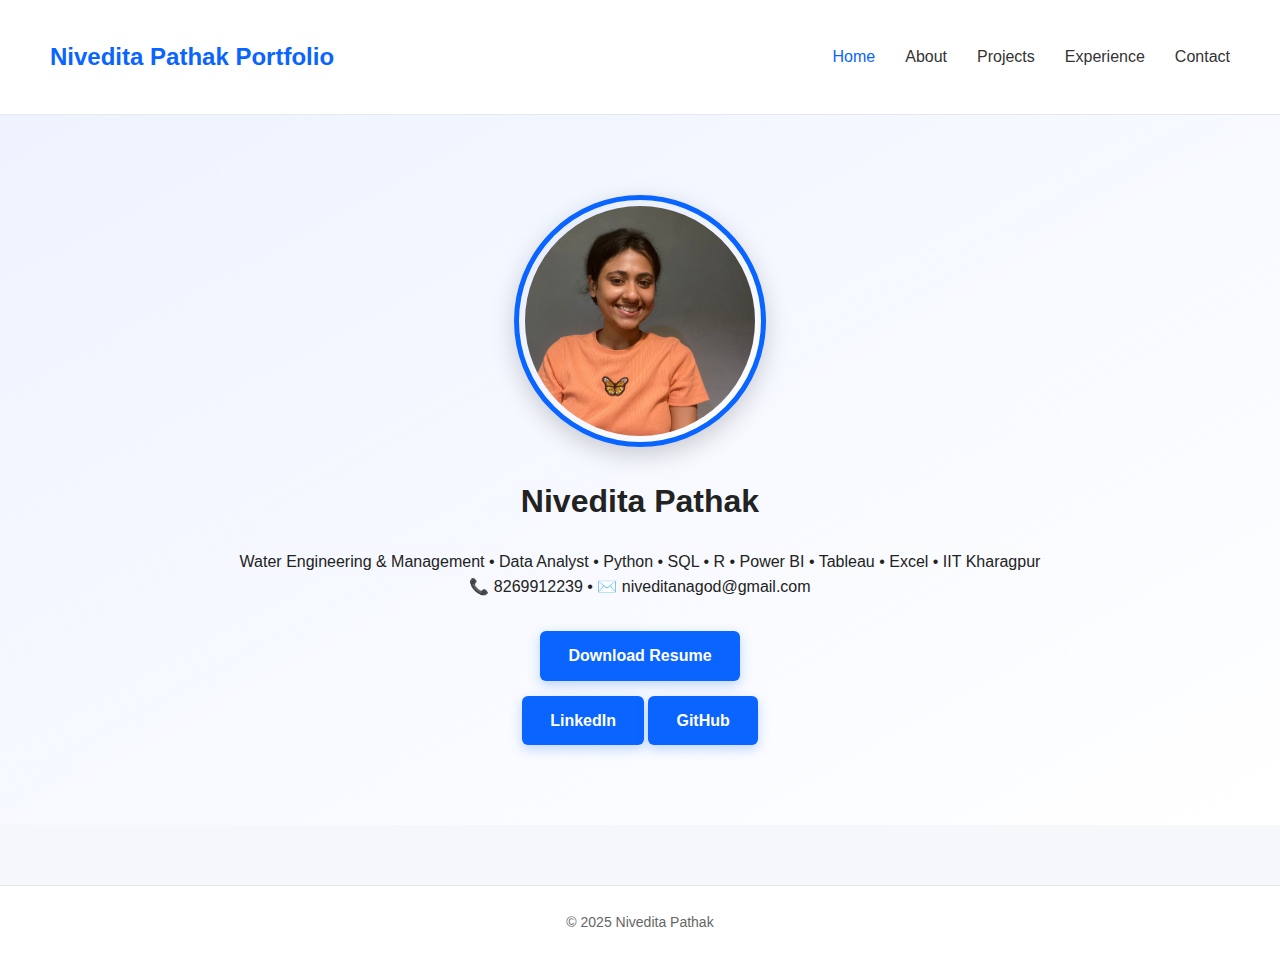
<file: index.html>
<!DOCTYPE html>
<html lang="en">
<head>
    <meta charset="UTF-8" />
    <meta name="viewport" content="width=device-width, initial-scale=1.0" />
    <title>Nivedita Pathak Portfolio</title>
    <link rel="stylesheet" href="styles.css" />
</head>

<body>

<header>
    <nav>
        <h2 class="logo">Nivedita Pathak Portfolio</h2>
        <ul>
            <li><a href="index.html" class="active">Home</a></li>
            <li><a href="about.html">About</a></li>
            <li><a href="projects.html">Projects</a></li>
            <li><a href="experience.html">Experience</a></li>
            <li><a href="contact.html">Contact</a></li>
        </ul>
    </nav>
</header>

<section class="hero modern-hero">
    <div class="hero-center">
        <div class="hero-image-wrapper">
            <img src="./profile.jpeg" alt="Profile Photo" class="profile-img" />
        </div>

        <h1 class="hero-title">Nivedita Pathak</h1>

        <p class="hero-subtitle">
            Water Engineering & Management • Data Analyst • Python • SQL • R • Power BI • Tableau • Excel • IIT Kharagpur
            <br>
            📞 8269912239 • ✉️ niveditanagod@gmail.com
        </p>

        <div class="hero-buttons">
            <a class="btn primary" href="Nivedita-Resume.pdf" download>Download Resume</a>
        </div>

        <div class="social-buttons-horizontal">
            <a href="https://www.linkedin.com/in/nivedita-pathak-20aug2001/" target="_blank" class="btn social">LinkedIn</a>
            <a href="https://github.com/Nivedita2008" target="_blank" class="btn social">GitHub</a>
        </div>
    </div>
</section>

<footer>© 2025 Nivedita Pathak</footer>

</body>
</html>
</file>
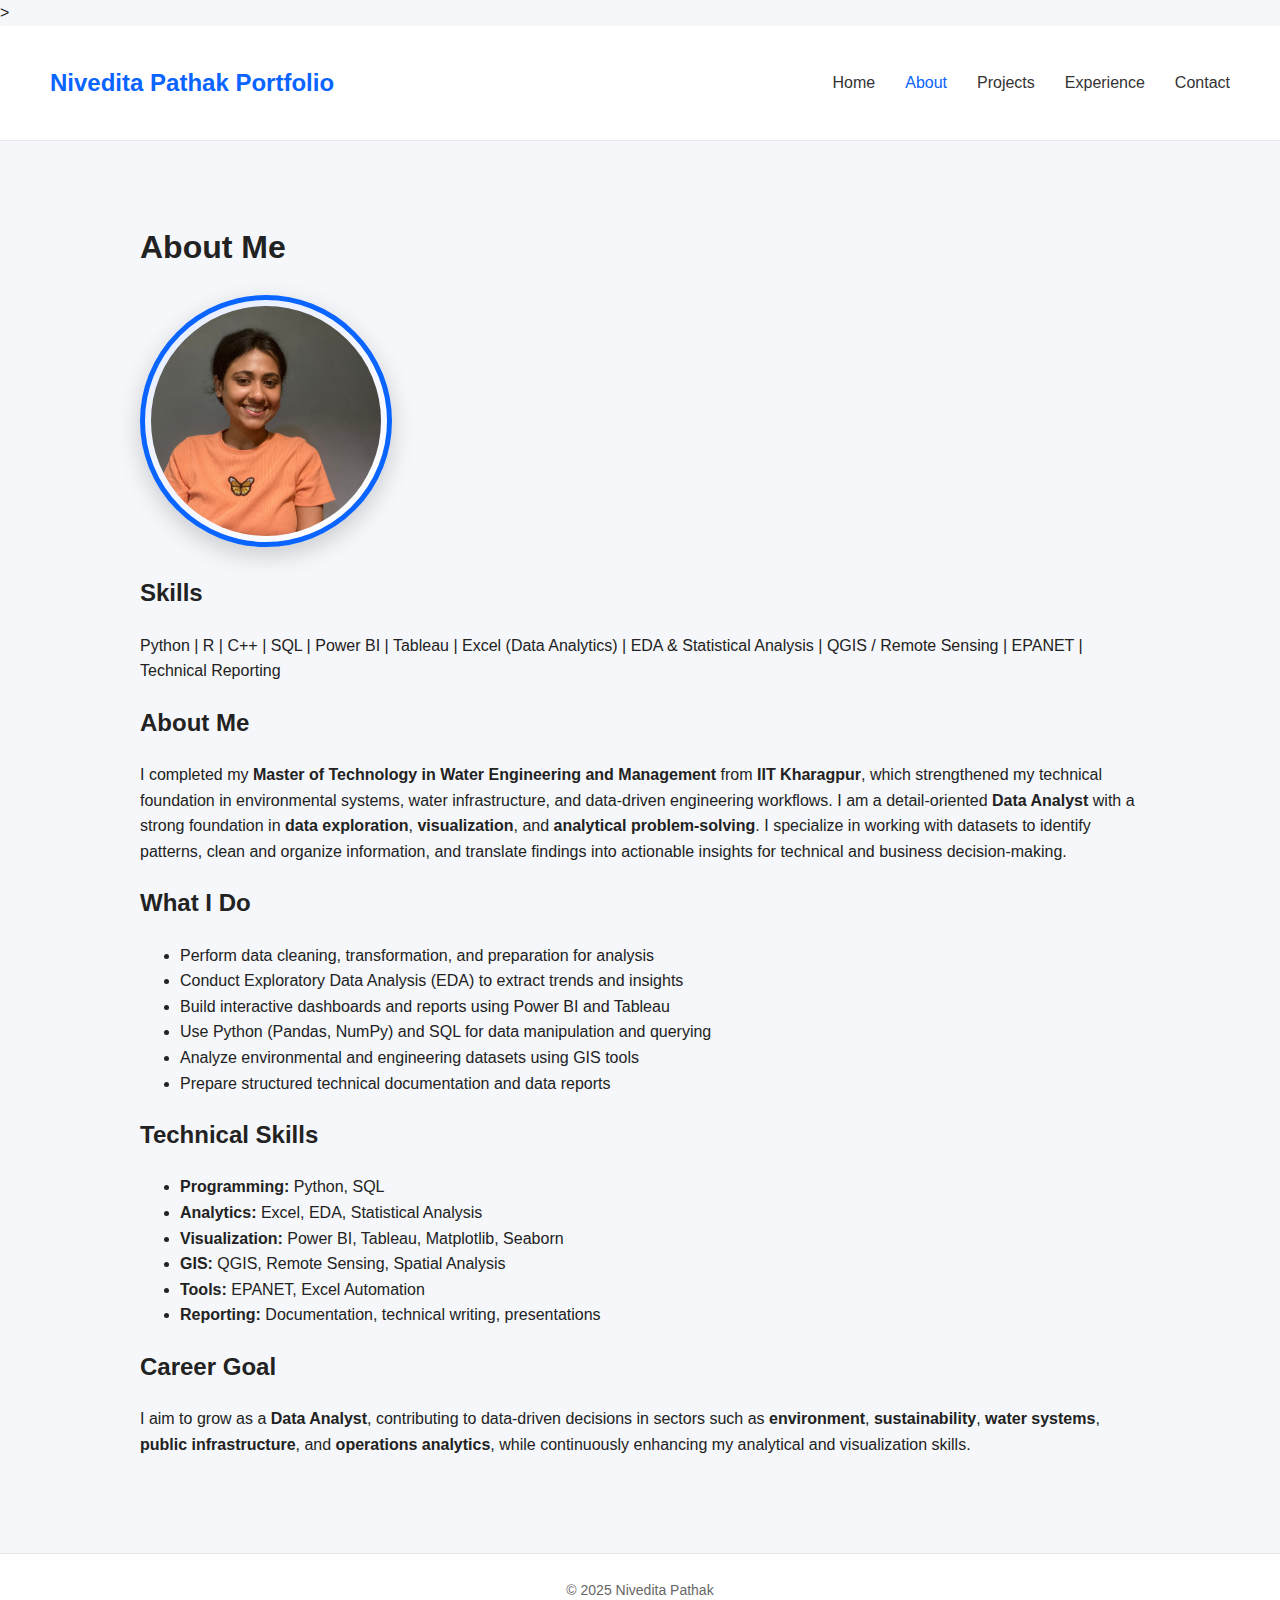
<file: about.html>
<!DOCTYPE html>
<html lang="en">
<head>
    <meta charset="UTF-8" />
    <meta name="viewport" content="width=device-width, initial-scale=1.0" />
    <link rel="stylesheet" href="styles.css" />
    <title>Portfolio</title>>
</head>
<body>

<nav>
    <h2 class="logo">Nivedita Pathak Portfolio</h2>
    <ul>
        <li><a href="index.html">Home</a></li>
        <li><a class="active" href="about.html">About</a></li>
        <li><a href="projects.html">Projects</a></li>
        <li><a href="experience.html">Experience</a></li>
        <li><a href="contact.html">Contact</a></li>
    </ul>
</nav>

<div class="container">

    <h1>About Me</h1>

    <div class="about-grid">

        <!-- Left Column -->
        <div class="about-left">
            <img src="profile.jpeg" class="profile-img about-photo" alt="Profile Photo" />

            <h2 class="about-skill-title">Skills</h2>

            <p class="skills-inline">
                Python | R | C++ | SQL | Power BI | Tableau | Excel (Data Analytics) | 
                EDA & Statistical Analysis | QGIS / Remote Sensing | EPANET | Technical Reporting
            </p>
        </div>

        <!-- Right Column -->
        <div class="about-right">

            <h2>About Me</h2>
            <p>
                I completed my <strong>Master of Technology in Water Engineering and Management</strong> from 
                <strong>IIT Kharagpur</strong>, which strengthened my technical foundation in environmental systems, 
                water infrastructure, and data-driven engineering workflows. I am a detail-oriented 
                <strong>Data Analyst</strong> with a strong foundation in <strong>data exploration</strong>, 
                <strong>visualization</strong>, and <strong>analytical problem‑solving</strong>. I specialize in working 
                with datasets to identify patterns, clean and organize information, and translate findings into actionable 
                insights for technical and business decision‑making.
            </p>

            <h2>What I Do</h2>
            <ul>
                <li>Perform data cleaning, transformation, and preparation for analysis</li>
                <li>Conduct Exploratory Data Analysis (EDA) to extract trends and insights</li>
                <li>Build interactive dashboards and reports using Power BI and Tableau</li>
                <li>Use Python (Pandas, NumPy) and SQL for data manipulation and querying</li>
                <li>Analyze environmental and engineering datasets using GIS tools</li>
                <li>Prepare structured technical documentation and data reports</li>
            </ul>

            <h2>Technical Skills</h2>
            <ul>
                <li><strong>Programming:</strong> Python, SQL</li>
                <li><strong>Analytics:</strong> Excel, EDA, Statistical Analysis</li>
                <li><strong>Visualization:</strong> Power BI, Tableau, Matplotlib, Seaborn</li>
                <li><strong>GIS:</strong> QGIS, Remote Sensing, Spatial Analysis</li>
                <li><strong>Tools:</strong> EPANET, Excel Automation</li>
                <li><strong>Reporting:</strong> Documentation, technical writing, presentations</li>
            </ul>

            <h2>Career Goal</h2>
            <p>
                I aim to grow as a <strong>Data Analyst</strong>, contributing to data‑driven decisions in 
                sectors such as <strong>environment</strong>, <strong>sustainability</strong>, 
                <strong>water systems</strong>, <strong>public infrastructure</strong>, and 
                <strong>operations analytics</strong>, while continuously enhancing my analytical and 
                visualization skills.
            </p>

        </div>

    </div>
</div>

<footer>© 2025 Nivedita Pathak</footer>

</body>
</html>
</file>
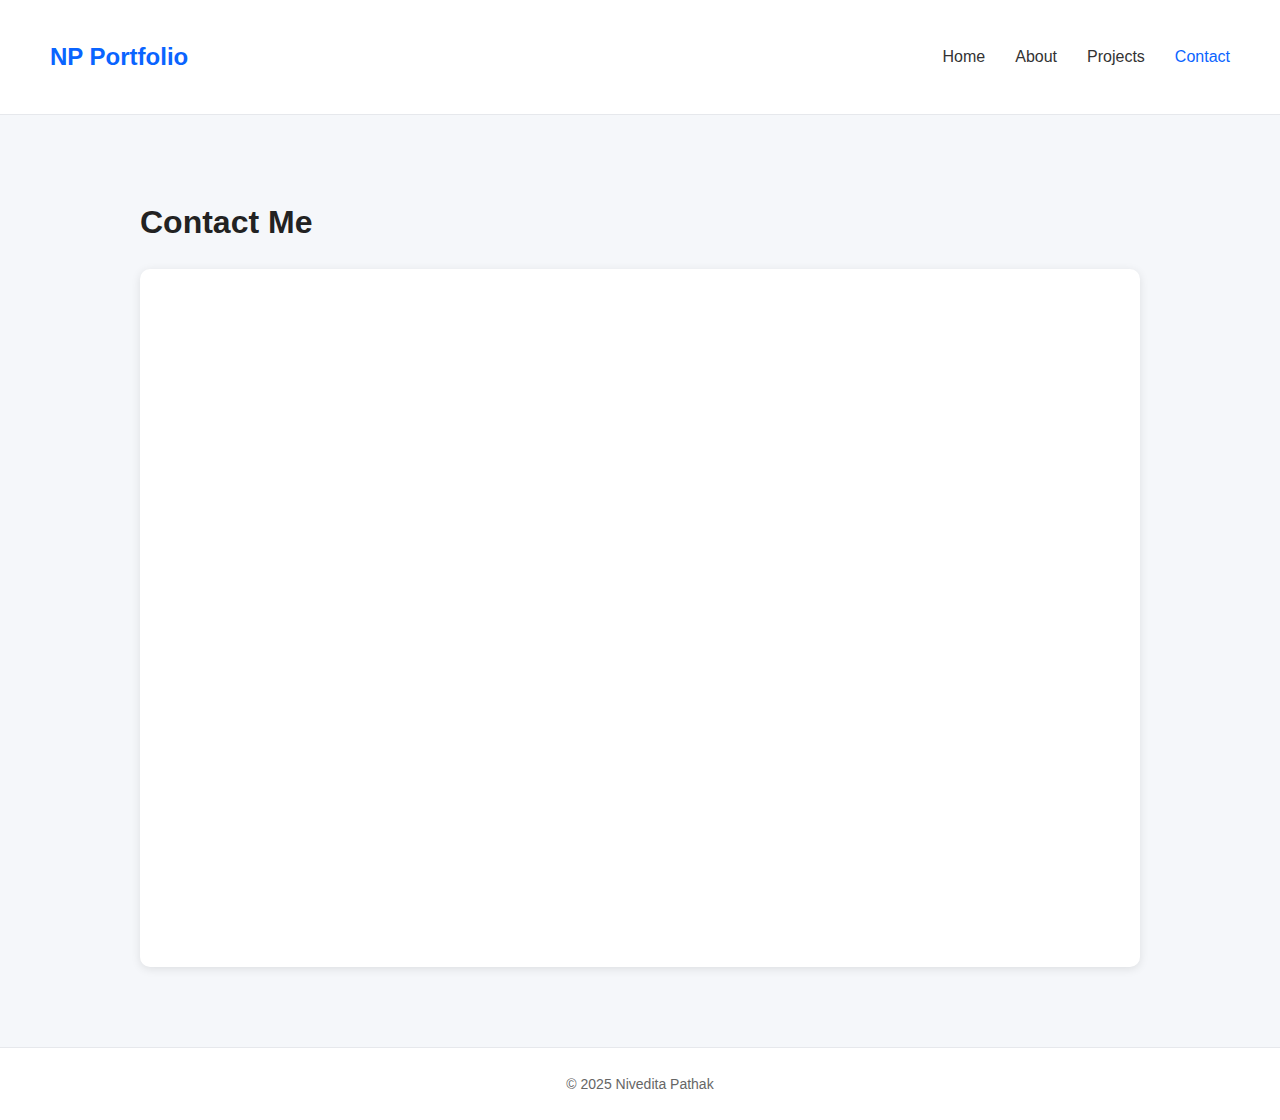
<file: contact.html>
<!DOCTYPE html>
<html lang="en">
<head>
    <meta charset="UTF-8">
    <title>Contact | Nivedita</title>
    <link rel="stylesheet" href="styles.css" />
</head>

<body>

<nav>
    <h2 class="logo">NP Portfolio</h2>
    <ul>
        <li><a href="index.html">Home</a></li>
        <li><a href="about.html">About</a></li>
        <li><a href="projects.html">Projects</a></li>
        <li><a class="active" href="contact.html">Contact</a></li>
    </ul>
</nav>

<div class="container">
    <h1>Contact Me</h1>
    <div class="card" style="padding:20px; background:#ffffff; border-radius:10px; box-shadow:0 2px 10px rgba(0,0,0,0.1);">
        <iframe 
            src="https://docs.google.com/forms/d/e/1FAIpQLSeDTeqfP1YHQnXpKV2VQ0Vyk0jF7xWUrUgTREN-9kUDUKKdmQ/viewform?embedded=true" 
            width="100%" 
            height="650" 
            frameborder="0" 
            marginheight="0" 
            marginwidth="0"
            style="border-radius:10px;">
            Loading…
        </iframe>
    </div>
</div>

<footer>© 2025 Nivedita Pathak</footer>

</body>
</html>
</file>
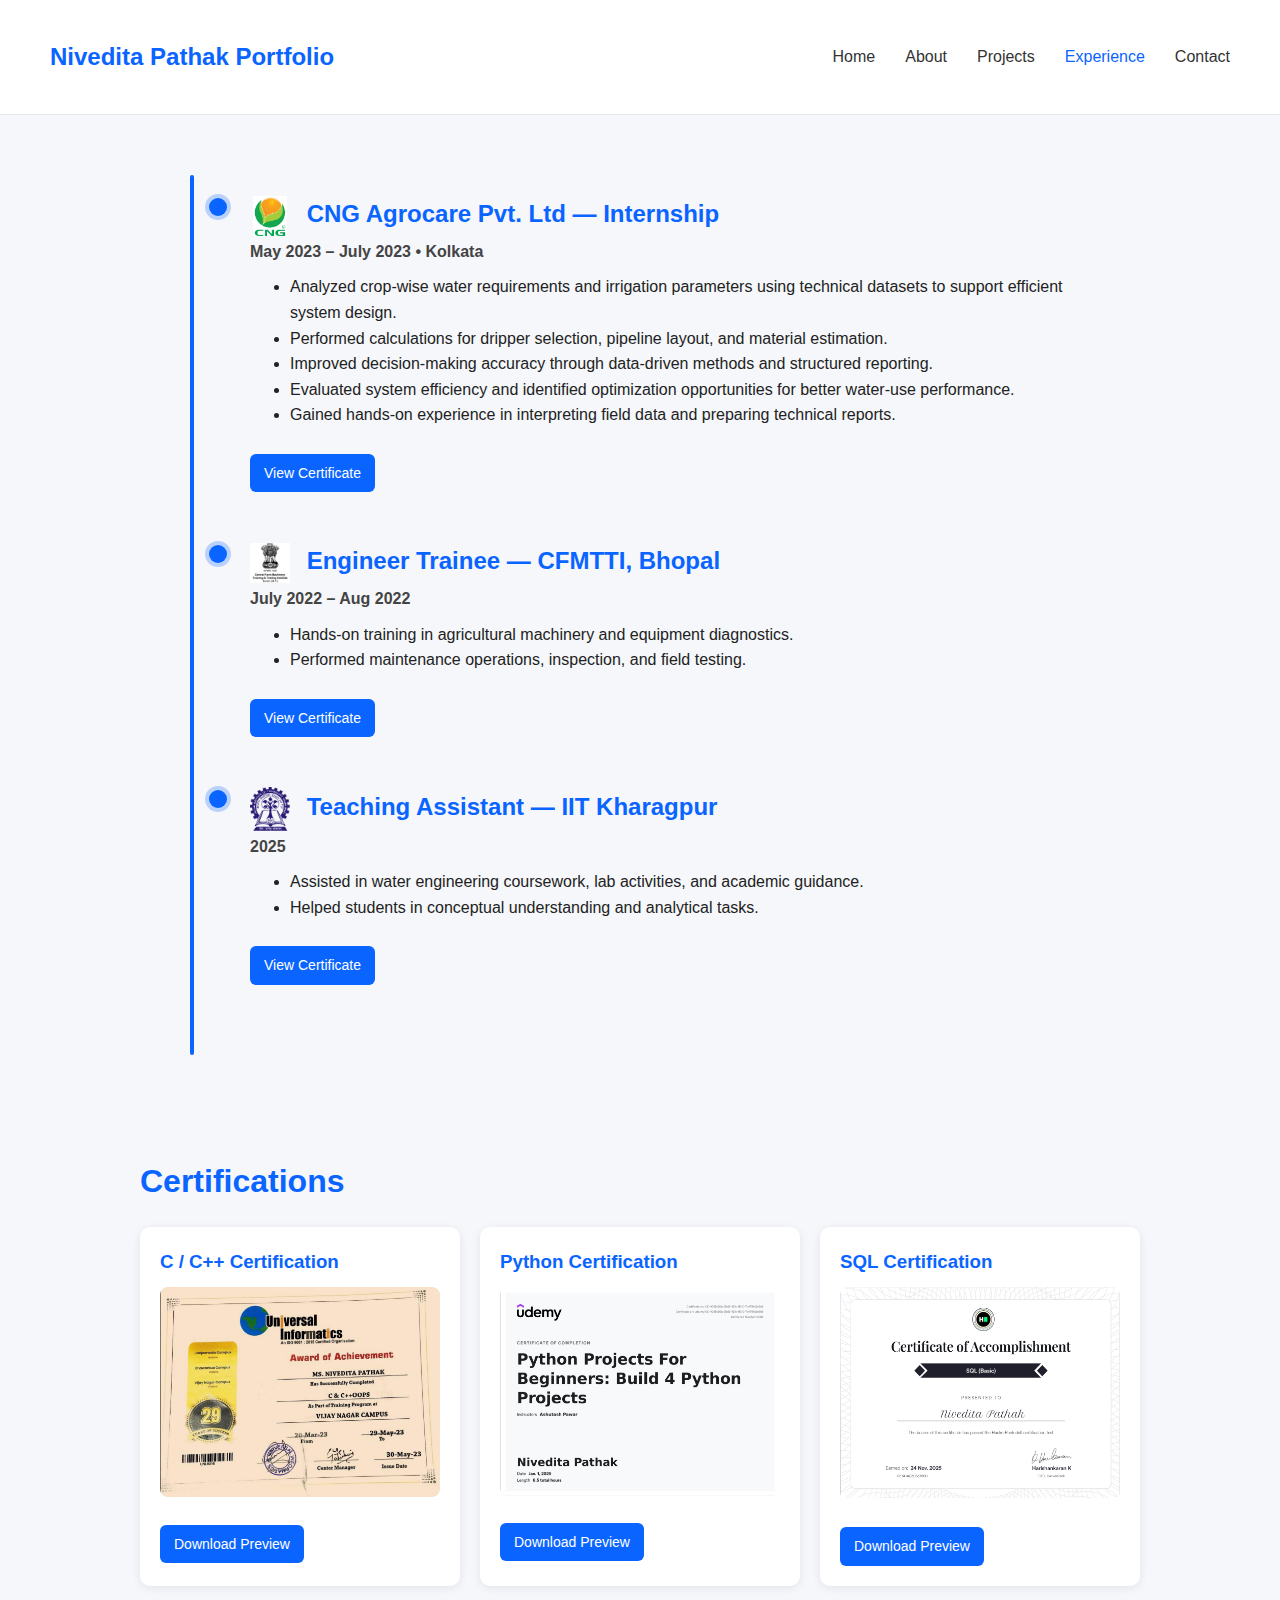
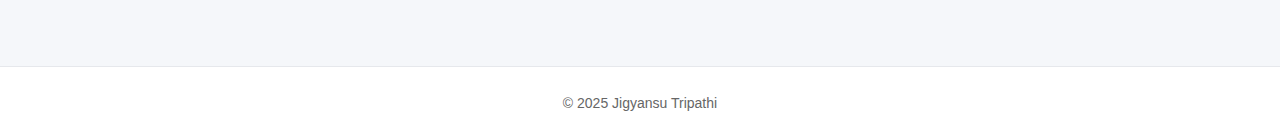
<file: experience.html>
<!DOCTYPE html>
<html lang="en">
<head>
    <meta charset="UTF-8" />
    <meta name="viewport" content="width=device-width, initial-scale=1.0" />
    <title>Experience - Jigyansu Tripathi</title>
    <link rel="stylesheet" href="styles.css" />

    <style>
        .timeline-container {
            max-width: 900px;
            margin: 60px auto;
            padding: 20px;
            position: relative;
        }

        .timeline-line {
            position: absolute;
            left: 20px;
            top: 0;
            bottom: 0;
            width: 4px;
            background: #0a64ff;
            border-radius: 2px;
        }

        .timeline-item {
            margin-left: 60px;
            margin-bottom: 50px;
            position: relative;
            animation: fadeInUp 0.8s ease-out;
        }

        .timeline-dot {
            width: 18px;
            height: 18px;
            background: #0a64ff;
            border-radius: 50%;
            position: absolute;
            left: -41px;
            top: 3px;
            box-shadow: 0 0 0 4px rgba(10, 100, 255, 0.25);
        }

        .timeline-item h2 {
            margin: 0;
            color: #0a64ff;
        }

        .timeline-item p {
            margin: 3px 0 10px 0;
            font-weight: 600;
            color: #444;
        }

        .timeline-item ul {
            margin-top: 8px;
        }

        @keyframes fadeInUp {
            0% { opacity: 0; transform: translateY(20px); }
            100% { opacity: 1; transform: translateY(0); }
        }
        .cert-btn {
            display: inline-block;
            margin-top: 10px;
            padding: 8px 14px;
            background: #0a64ff;
            color: #fff;
            text-decoration: none;
            border-radius: 6px;
            font-size: 14px;
        }
        .cert-btn:hover {
            background: #084ec7;
        }
    </style>

</head>

<body>

<header>
    <nav>
        <h2 class="logo">Nivedita Pathak Portfolio</h2>
        <ul>
            <li><a href="index.html">Home</a></li>
            <li><a href="about.html">About</a></li>
            <li><a href="projects.html">Projects</a></li>
            <li><a href="experience.html" class="active">Experience</a></li>
            <li><a href="contact.html">Contact</a></li>
        </ul>
    </nav>
</header>

<div class="timeline-container">
    <div class="timeline-line"></div>

    <!-- Experience 1 -->
    <div class="timeline-item">
        <div class="timeline-dot"></div>
        <h2>
            <img src="cng.png" style="width:40px; vertical-align:middle; margin-right:10px;">
            CNG Agrocare Pvt. Ltd — Internship
        </h2>
        <p>May 2023 – July 2023 • Kolkata</p>
        <ul>
            <li>Analyzed crop-wise water requirements and irrigation parameters using technical datasets to support efficient system design.</li>
            <li>Performed calculations for dripper selection, pipeline layout, and material estimation.</li>
            <li>Improved decision-making accuracy through data-driven methods and structured reporting.</li>
            <li>Evaluated system efficiency and identified optimization opportunities for better water-use performance.</li>
            <li>Gained hands-on experience in interpreting field data and preparing technical reports.</li>
        </ul>
        <a href="certificate-cng.pdf" class="cert-btn" target="_blank">View Certificate</a>
    </div>

    <!-- Experience 2 -->
    <div class="timeline-item">
        <div class="timeline-dot"></div>
        <h2>
            <img src="cfmtti.png" style="width:40px; vertical-align:middle; margin-right:10px;">
            Engineer Trainee — CFMTTI, Bhopal
        </h2>
        <p>July 2022 – Aug 2022</p>
        <ul>
            <li>Hands-on training in agricultural machinery and equipment diagnostics.</li>
            <li>Performed maintenance operations, inspection, and field testing.</li>
        </ul>
        <a href="certificate-cfmtti.pdf" class="cert-btn" target="_blank">View Certificate</a>
    </div>

    <!-- Experience 3 -->
    <div class="timeline-item">
        <div class="timeline-dot"></div>
        <h2>
            <img src="iit.png" style="width:40px; vertical-align:middle; margin-right:10px;">
            Teaching Assistant — IIT Kharagpur
        </h2>
        <p>2025</p>
        <ul>
            <li>Assisted in water engineering coursework, lab activities, and academic guidance.</li>
            <li>Helped students in conceptual understanding and analytical tasks.</li>
        </ul>
        <a href="certificate-ta.pdf" class="cert-btn" target="_blank">View Certificate</a>
    </div>

</div>


<!-- Certifications Section -->
<div class="container" style="margin-top:60px;">
    <h1 style="color:#0a64ff; margin-bottom:20px;">Certifications</h1>

    <div style="display:grid; grid-template-columns:repeat(auto-fit, minmax(260px, 1fr)); gap:20px;">

        <!-- C / C++ Certification -->
        <div class="card" style="padding:20px; background:#ffffff; border-radius:10px; box-shadow:0 2px 10px rgba(0,0,0,0.08);">
            <h3 style="margin:0 0 10px 0; color:#0a64ff;">C / C++ Certification</h3>
            <img src="c++.png" style="width:100%; border-radius:8px; margin-bottom:10px;">
            <a href="c++.png" class="cert-btn" download>Download Preview</a>
        </div>

        <!-- Python Certification -->
        <div class="card" style="padding:20px; background:#ffffff; border-radius:10px; box-shadow:0 2px 10px rgba(0,0,0,0.08);">
            <h3 style="margin:0 0 10px 0; color:#0a64ff;">Python Certification</h3>
            <img src="python.png" style="width:100%; border-radius:8px; margin-bottom:10px;">
            <a href="python.png" class="cert-btn" download>Download Preview</a>
        </div>

        <!-- SQL Certification -->
        <div class="card" style="padding:20px; background:#ffffff; border-radius:10px; box-shadow:0 2px 10px rgba(0,0,0,0.08);">
            <h3 style="margin:0 0 10px 0; color:#0a64ff;">SQL Certification</h3>
            <img src="sql.png" style="width:100%; border-radius:8px; margin-bottom:10px;">
            <a href="sql.png" class="cert-btn" download>Download Preview</a>
        </div>

    </div>
</div>

<footer>© 2025 Jigyansu Tripathi</footer>

</body>
</html>
</file>
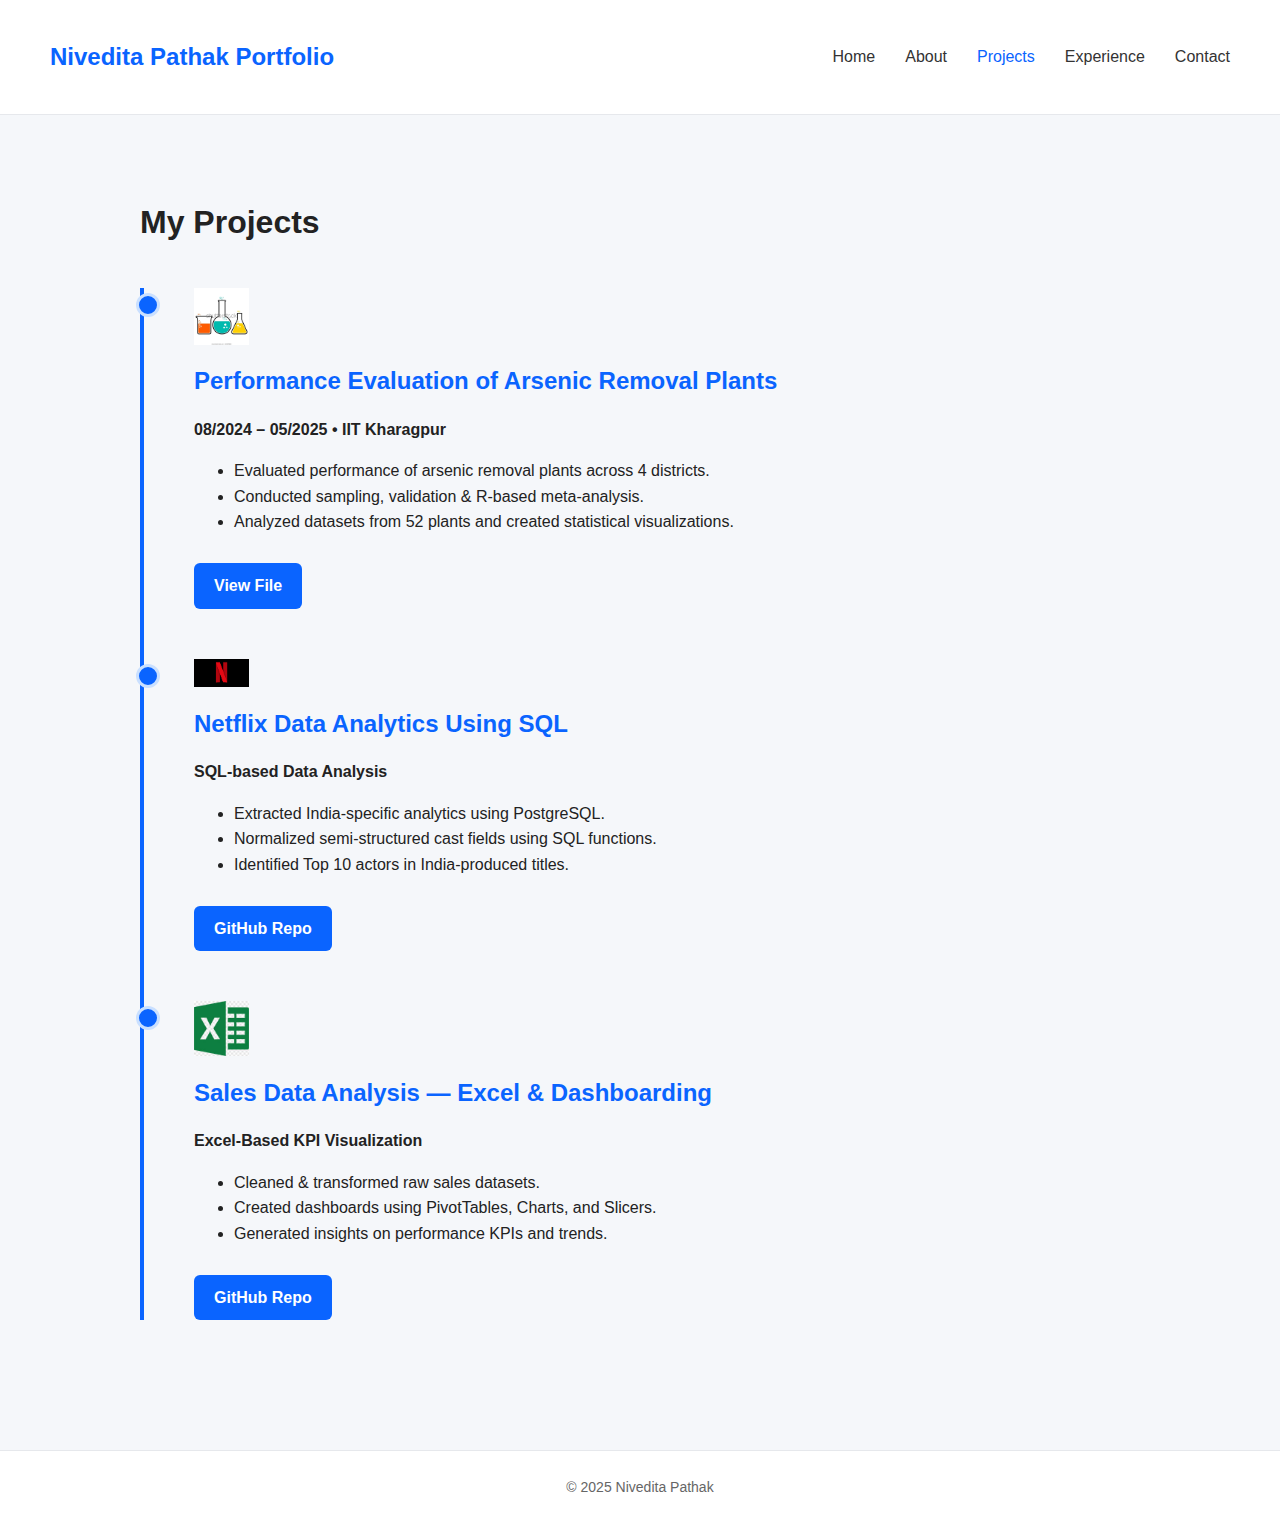
<file: projects.html>
<!DOCTYPE html>
<html lang="en">
<head>
    <meta charset="UTF-8" />
    <meta name="viewport" content="width=device-width, initial-scale=1.0" />
    <title>Projects | Nivedita Pathak</title>
    <link rel="stylesheet" href="styles.css" />
    <style>
        .timeline {
            border-left: 4px solid #0a64ff;
            margin: 40px 0;
            padding-left: 30px;
        }
        .timeline-item {
            position: relative;
            margin-bottom: 50px;
            padding-left: 20px;
        }
        .timeline-dot {
            width: 18px;
            height: 18px;
            background: #0a64ff;
            border-radius: 50%;
            position: absolute;
            left: -38px;
            top: 5px;
            border: 3px solid #cae0ff;
        }
        .proj-logo {
            width: 55px;
            margin-bottom: 5px;
        }
        .timeline-item h2 {
            color: #0a64ff;
            margin: 5px 0;
        }
        .proj-meta {
            font-weight: bold;
            margin-bottom: 10px;
        }
        .cert-btn {
            display: inline-block;
            margin-top: 12px;
            padding: 10px 20px;
            background: #0a64ff;
            color: white;
            border-radius: 6px;
            text-decoration: none;
            font-weight: 600;
        }
        .cert-btn:hover {
            background: #004ccd;
        }
    </style>
</head>

<body>

<nav>
    <h2 class="logo">Nivedita Pathak Portfolio</h2>
    <ul>
        <li><a href="index.html">Home</a></li>
        <li><a href="about.html">About</a></li>
        <li><a class="active" href="projects.html">Projects</a></li>
        <li><a href="experience.html">Experience</a></li>
        <li><a href="contact.html">Contact</a></li>
    </ul>
</nav>

<div class="container">
    <h1>My Projects</h1>

    <div class="timeline">

        <!-- Project 1 -->
        <div class="timeline-item">
            <div class="timeline-dot"></div>
            <img src="arsenic.png" class="proj-logo">
            <h2>Performance Evaluation of Arsenic Removal Plants</h2>
            <p class="proj-meta">08/2024 – 05/2025 • IIT Kharagpur</p>
            <ul>
                <li>Evaluated performance of arsenic removal plants across 4 districts.</li>
                <li>Conducted sampling, validation & R‑based meta‑analysis.</li>
                <li>Analyzed datasets from 52 plants and created statistical visualizations.</li>
            </ul>
            <a href="MTP.jpeg" target="_blank" class="cert-btn">View File</a>
        </div>

        <!-- Project 2 -->
        <div class="timeline-item">
            <div class="timeline-dot"></div>
            <img src="Netflix.png" class="proj-logo">
            <h2>Netflix Data Analytics Using SQL</h2>
            <p class="proj-meta">SQL‑based Data Analysis</p>
            <ul>
                <li>Extracted India‑specific analytics using PostgreSQL.</li>
                <li>Normalized semi‑structured cast fields using SQL functions.</li>
                <li>Identified Top 10 actors in India‑produced titles.</li>
            </ul>
            <a href="https://github.com/Nivedita2008/Netflix-Data-Analytics-Project-Using-SQL" target="_blank" class="cert-btn">GitHub Repo</a>
        </div>

        <!-- Project 3 -->
        <div class="timeline-item">
            <div class="timeline-dot"></div>
            <img src="excel.png" class="proj-logo">
            <h2>Sales Data Analysis — Excel & Dashboarding</h2>
            <p class="proj-meta">Excel‑Based KPI Visualization</p>
            <ul>
                <li>Cleaned & transformed raw sales datasets.</li>
                <li>Created dashboards using PivotTables, Charts, and Slicers.</li>
                <li>Generated insights on performance KPIs and trends.</li>
            </ul>
            <a href="https://github.com/Nivedita2008/Retail-Sales-Analysis-SQL-Project" target="_blank" class="cert-btn">GitHub Repo</a>
        </div>

    </div>
</div>

<footer>© 2025 Nivedita Pathak</footer>

</body>
</html>
</file>
<file: styles.css>
/* Global Style */
html {
  scroll-behavior: smooth;
}
body {
  font-family: 'Inter', Arial, sans-serif;
  background: #f5f7fa;
  margin: 0;
  color: #222;
  line-height: 1.6;
}

/* Navigation Bar */
nav {
  background: #ffffff;
  padding: 18px 50px;
  display: flex;
  justify-content: space-between;
  align-items: center;
  border-bottom: 1px solid #e6e8ec;
  position: sticky;
  top: 0;
  z-index: 100;
}

nav ul {
  list-style: none;
  display: flex;
  gap: 30px;
}

nav a {
  text-decoration: none;
  color: #333;
  font-weight: 500;
  transition: 0.2s ease;
}

nav a:hover {
  color: #0a64ff;
}

.active {
  color: #0a64ff;
}

/* Logo */
.logo {
  font-size: 24px;
  font-weight: 700;
  color: #0a64ff;
}

/* Hero Section */
.hero {
  text-align: center;
  padding: 80px 20px;
  background: linear-gradient(to bottom right, #eef3ff, #ffffff);
}

.profile-img {
  width: 230px;
  height: 230px;
  object-fit: cover;
  border-radius: 50%;
  border: 5px solid #0a64ff;
  box-shadow: 0 8px 25px rgba(0,0,0,0.18);
  background: linear-gradient(145deg, #e6ecff, #ffffff);
  padding: 6px;
  animation: fadeIn 1.2s ease-out, floatImage 4s ease-in-out infinite;
}

.highlight {
  color: #0a64ff;
  font-weight: 700;
}

.btn {
  padding: 12px 28px;
  background: #0a64ff;
  color: white;
  border-radius: 6px;
  text-decoration: none;
  font-weight: 600;
  display: inline-block;
  margin-top: 15px;
  transition: transform 0.25s ease, box-shadow 0.3s ease, background 0.2s ease;
  box-shadow: 0 4px 12px rgba(10,100,255,0.25);
}

.btn:hover {
  background: #004ccd;
  transform: translateY(-4px) scale(1.05);
  box-shadow: 0 8px 20px rgba(10,100,255,0.35);
}

/* Content Container */
.container {
  max-width: 1000px;
  margin: 40px auto;
  padding: 20px;
}

/* Grid Layout */
.grid {
  display: grid;
  gap: 25px;
  grid-template-columns: repeat(auto-fit, minmax(280px, 1fr));
}

/* Project Cards */
.card {
  background: #ffffff;
  padding: 18px;
  border-radius: 12px;
  box-shadow: 0 2px 10px rgba(0,0,0,0.08);
  transition: transform 0.2s ease, box-shadow 0.2s ease;
}

.card:hover {
  transform: translateY(-5px);
  box-shadow: 0 4px 18px rgba(0,0,0,0.12);
}

.card img {
  width: 100%;
  border-radius: 10px;
  margin-bottom: 12px;
}

/* Banner Image */
.banner-img {
  width: 100%;
  border-radius: 12px;
  box-shadow: 0 3px 14px rgba(0,0,0,0.1);
  margin-bottom: 20px;
}

/* Forms */
form input,
form textarea {
  width: 100%;
  padding: 14px;
  margin-bottom: 15px;
  border-radius: 8px;
  border: 1px solid #ccd2d8;
  font-size: 15px;
}

form textarea {
  height: 150px;
  resize: none;
}

form button {
  padding: 12px 28px;
  background: #0a64ff;
  color: white;
  border: none;
  border-radius: 6px;
  font-weight: 600;
  cursor: pointer;
  transition: background 0.2s ease;
}

form button:hover {
  background: #004ccd;
}

/* Footer */
footer {
  text-align: center;
  padding: 25px;
  background: #ffffff;
  margin-top: 60px;
  border-top: 1px solid #e6e8ec;
  color: #666;
  font-size: 14px;
}

@keyframes fadeIn {
  0% { opacity: 0; transform: scale(0.8); }
  100% { opacity: 1; transform: scale(1); }
}

@keyframes floatImage {
  0% { transform: translateY(0px); }
  50% { transform: translateY(-10px); }
  100% { transform: translateY(0px); }
}

@keyframes pulseButton {
  0% { transform: scale(1); }
  50% { transform: scale(1.04); }
  100% { transform: scale(1); }
}

/* Scroll Animation Base */
.fade-in {
  opacity: 0;
  transform: translateY(20px);
  transition: opacity 0.9s ease-out, transform 0.9s ease-out;
}

.fade-in.visible {
  opacity: 1;
  transform: translateY(0);
}
</file>
